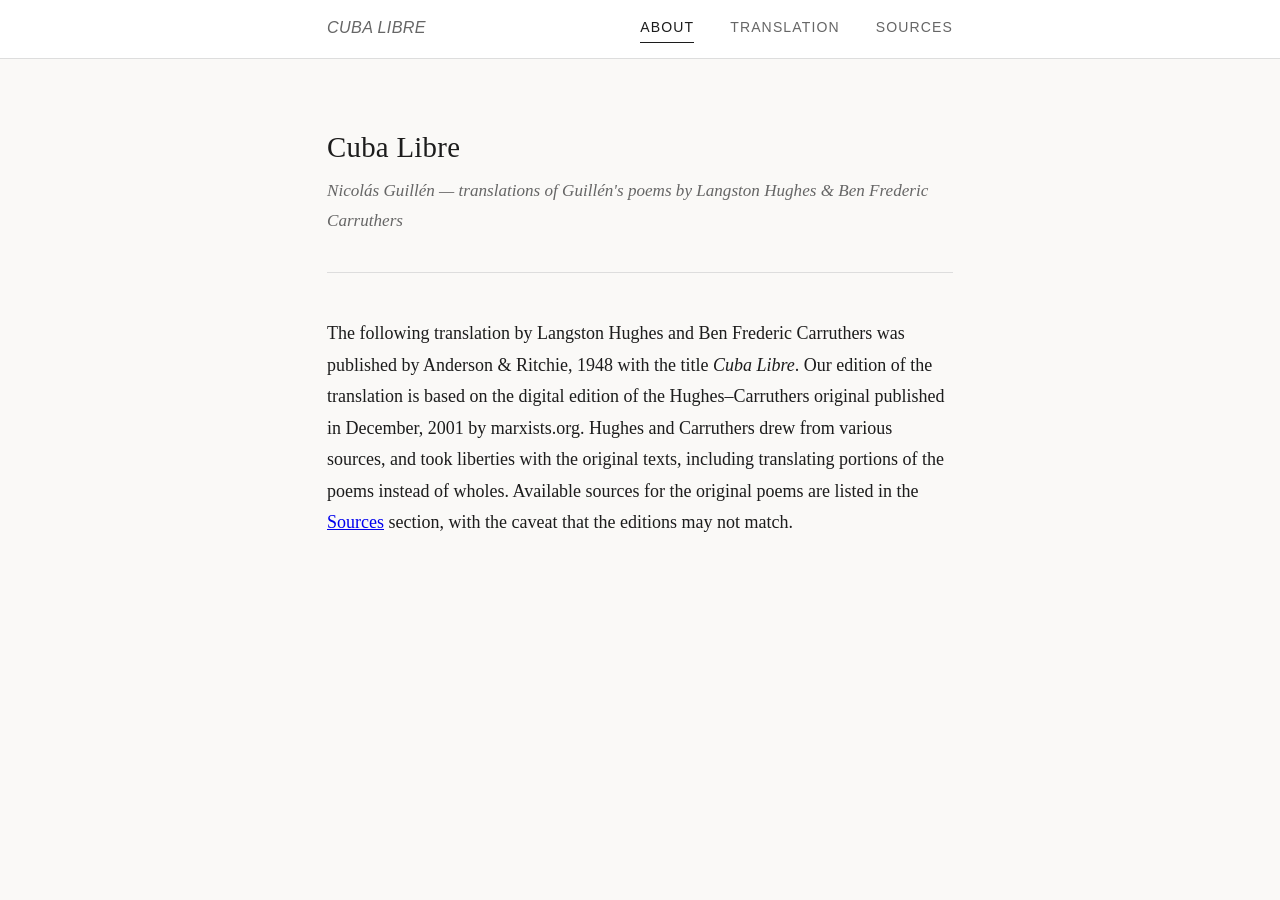
<file: index.html>
<!doctype html>
<html lang="en">
  <head>
    <meta charset="UTF-8" />
    <meta name="viewport" content="width=device-width, initial-scale=1.0" />
    <title>Cuba Libre — About</title>
    <link rel="stylesheet" href="style.css" />
  </head>
  <body>
    <nav>
      <div class="nav-inner">
        <a href="index.html" class="nav-title">Cuba Libre</a>
        <a href="index.html" class="active">About</a>
        <a href="edition.html">Translation</a>
        <a href="original.html">Sources</a>
      </div>
    </nav>

    <main>
      <header class="page-header">
        <h1>Cuba Libre</h1>
        <p class="subtitle">Nicolás Guillén &mdash; translations of Guillén's poems by Langston Hughes &amp; Ben Frederic Carruthers</p>
      </header>

      <div class="intro-body">
        <p>The following translation by Langston Hughes and Ben Frederic Carruthers was published by Anderson &amp; Ritchie, 1948 with the title <em>Cuba Libre</em>. Our edition of the translation is based on the digital edition of the Hughes&#x2013;Carruthers original published in December, 2001 by marxists.org. Hughes and Carruthers drew from various sources, and took liberties with the original texts, including translating portions of the poems instead of wholes. Available sources for the original poems are listed in the <a href="original.html">Sources</a> section, with the caveat that the editions may not match.</p>
      </div>
    </main>
  </body>
</html>
</file>
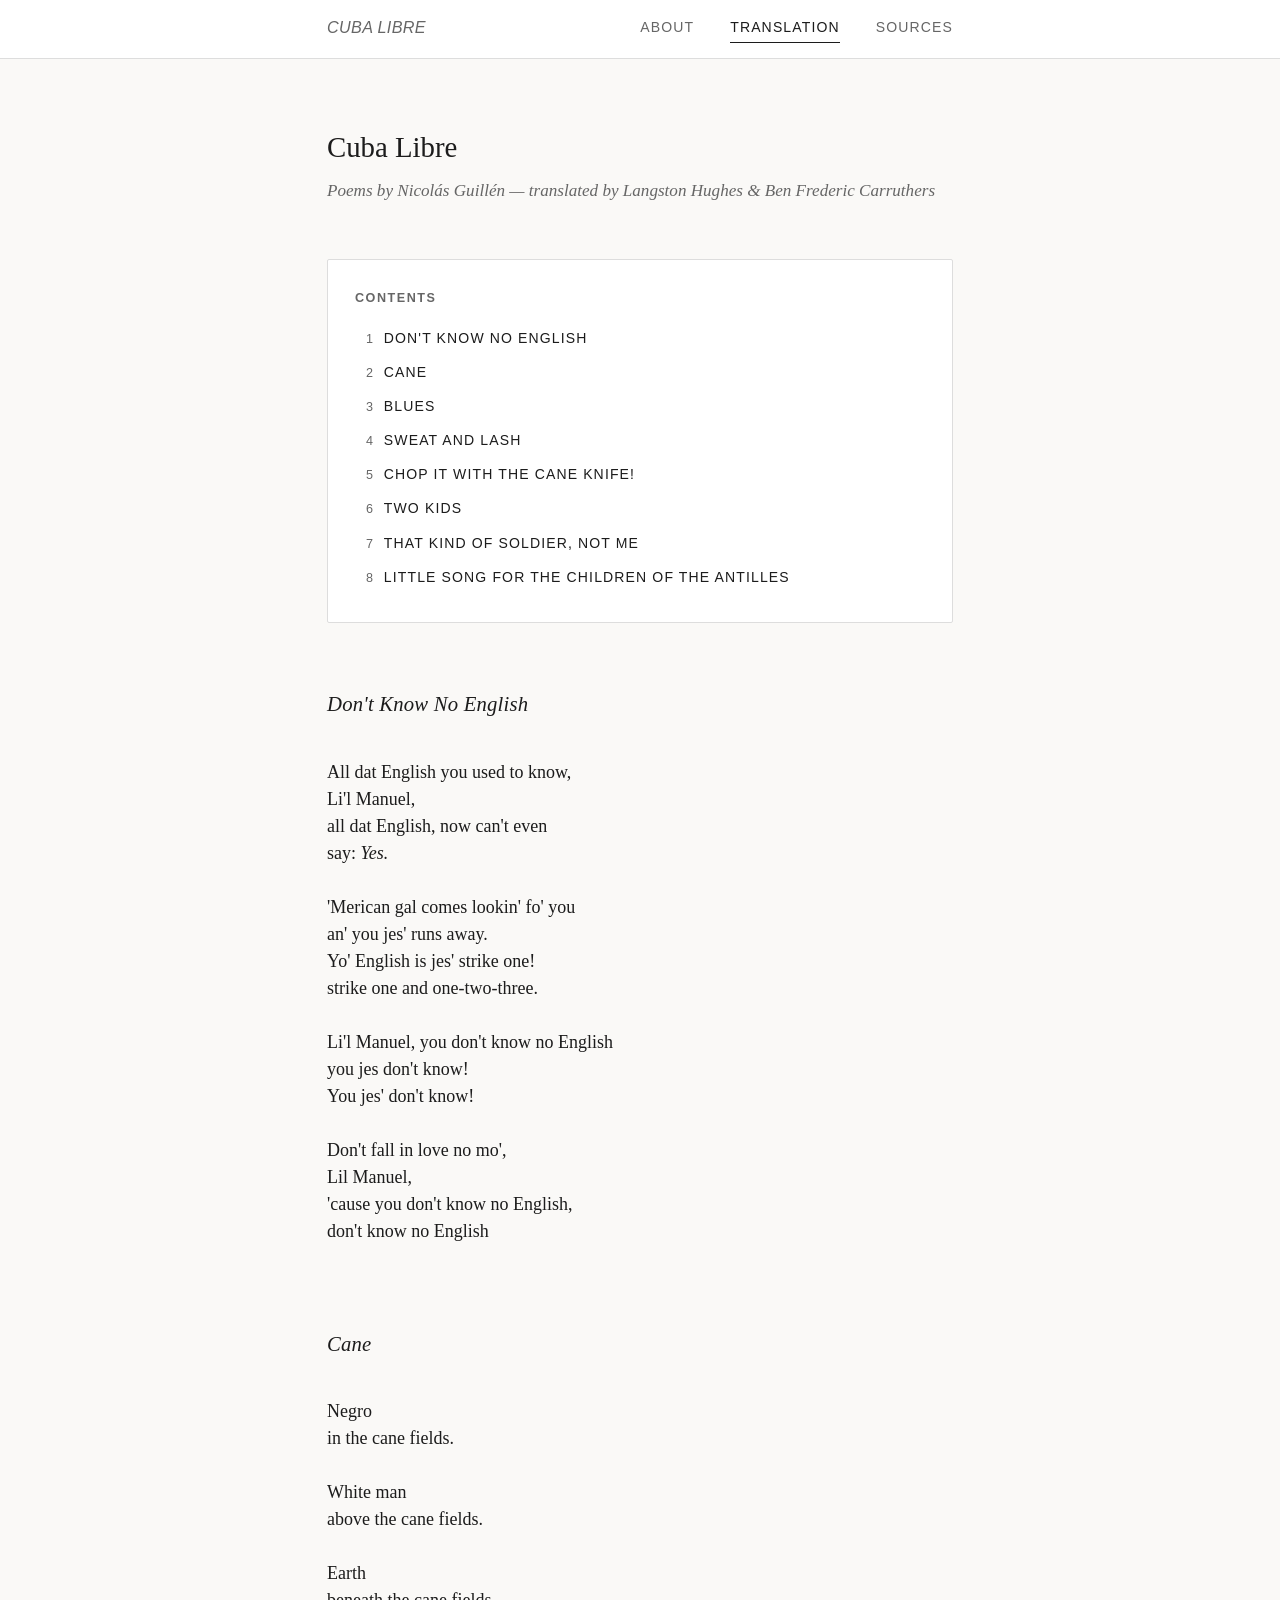
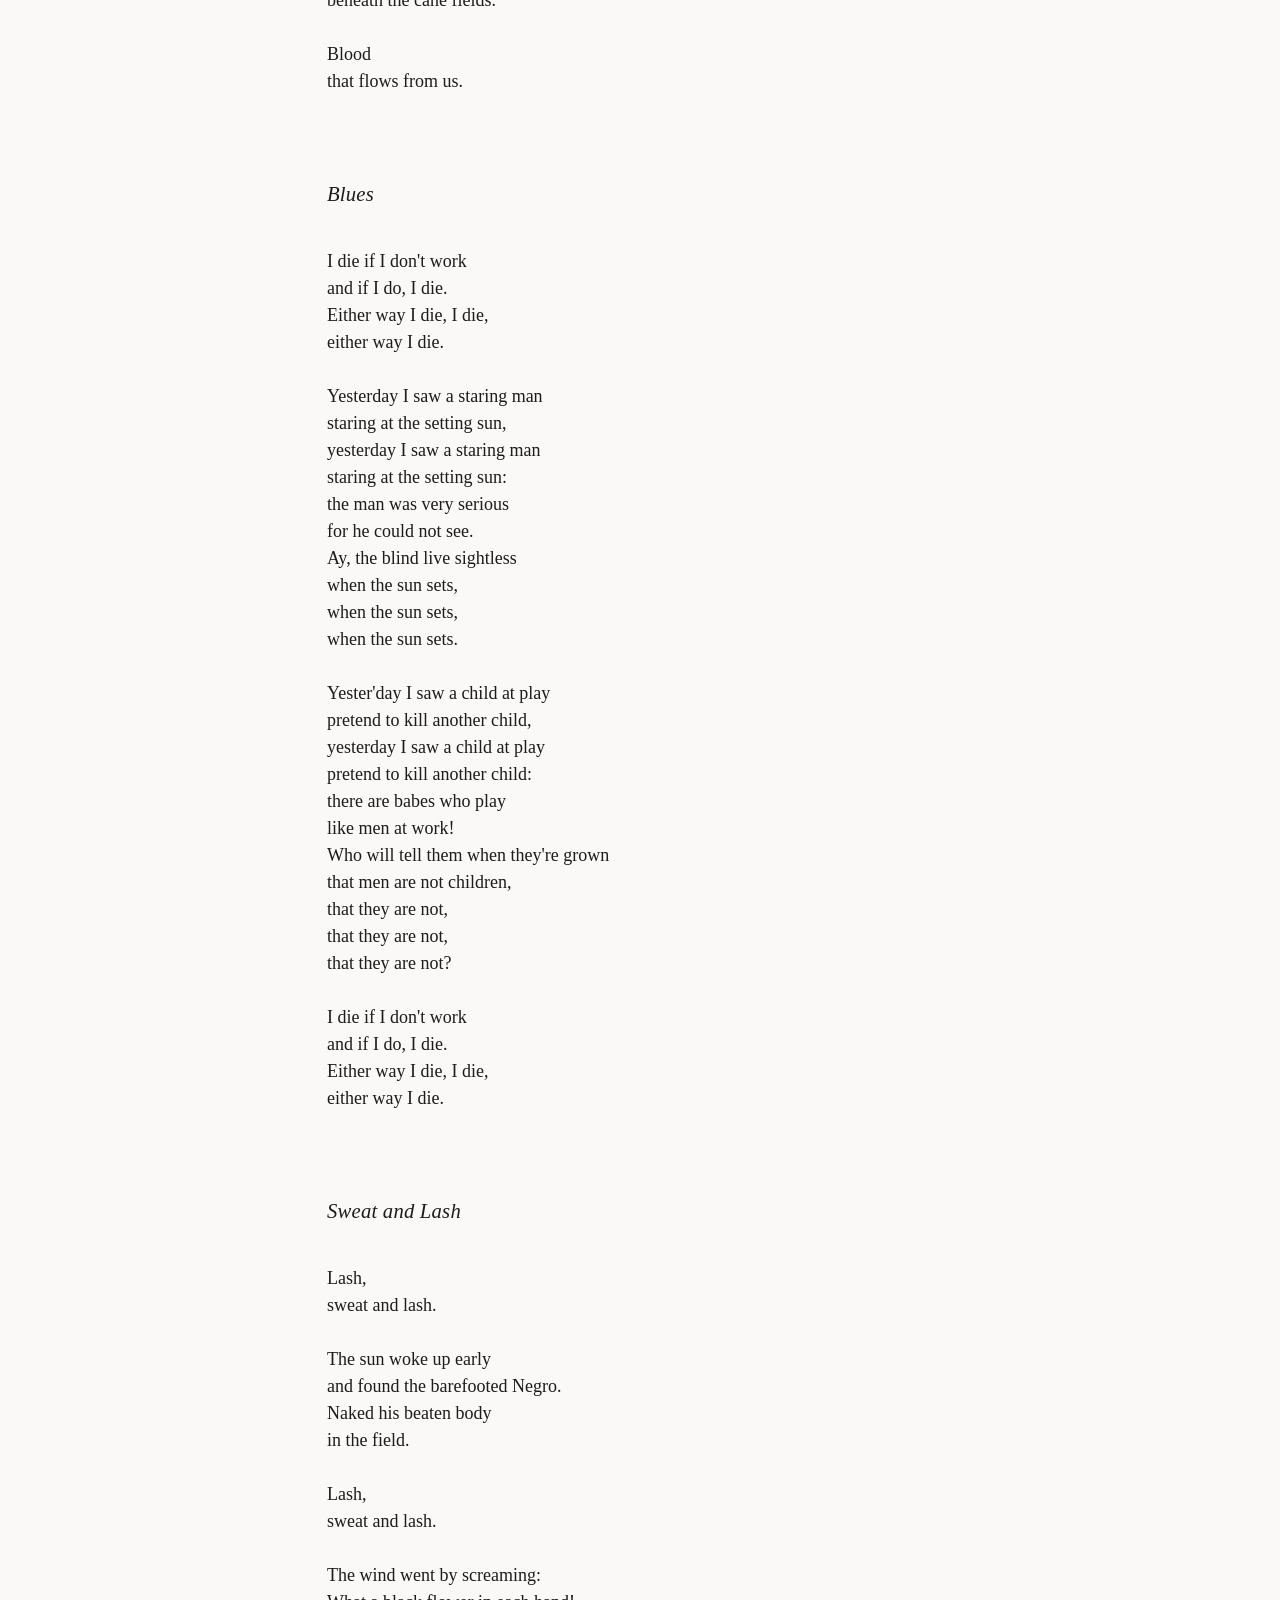
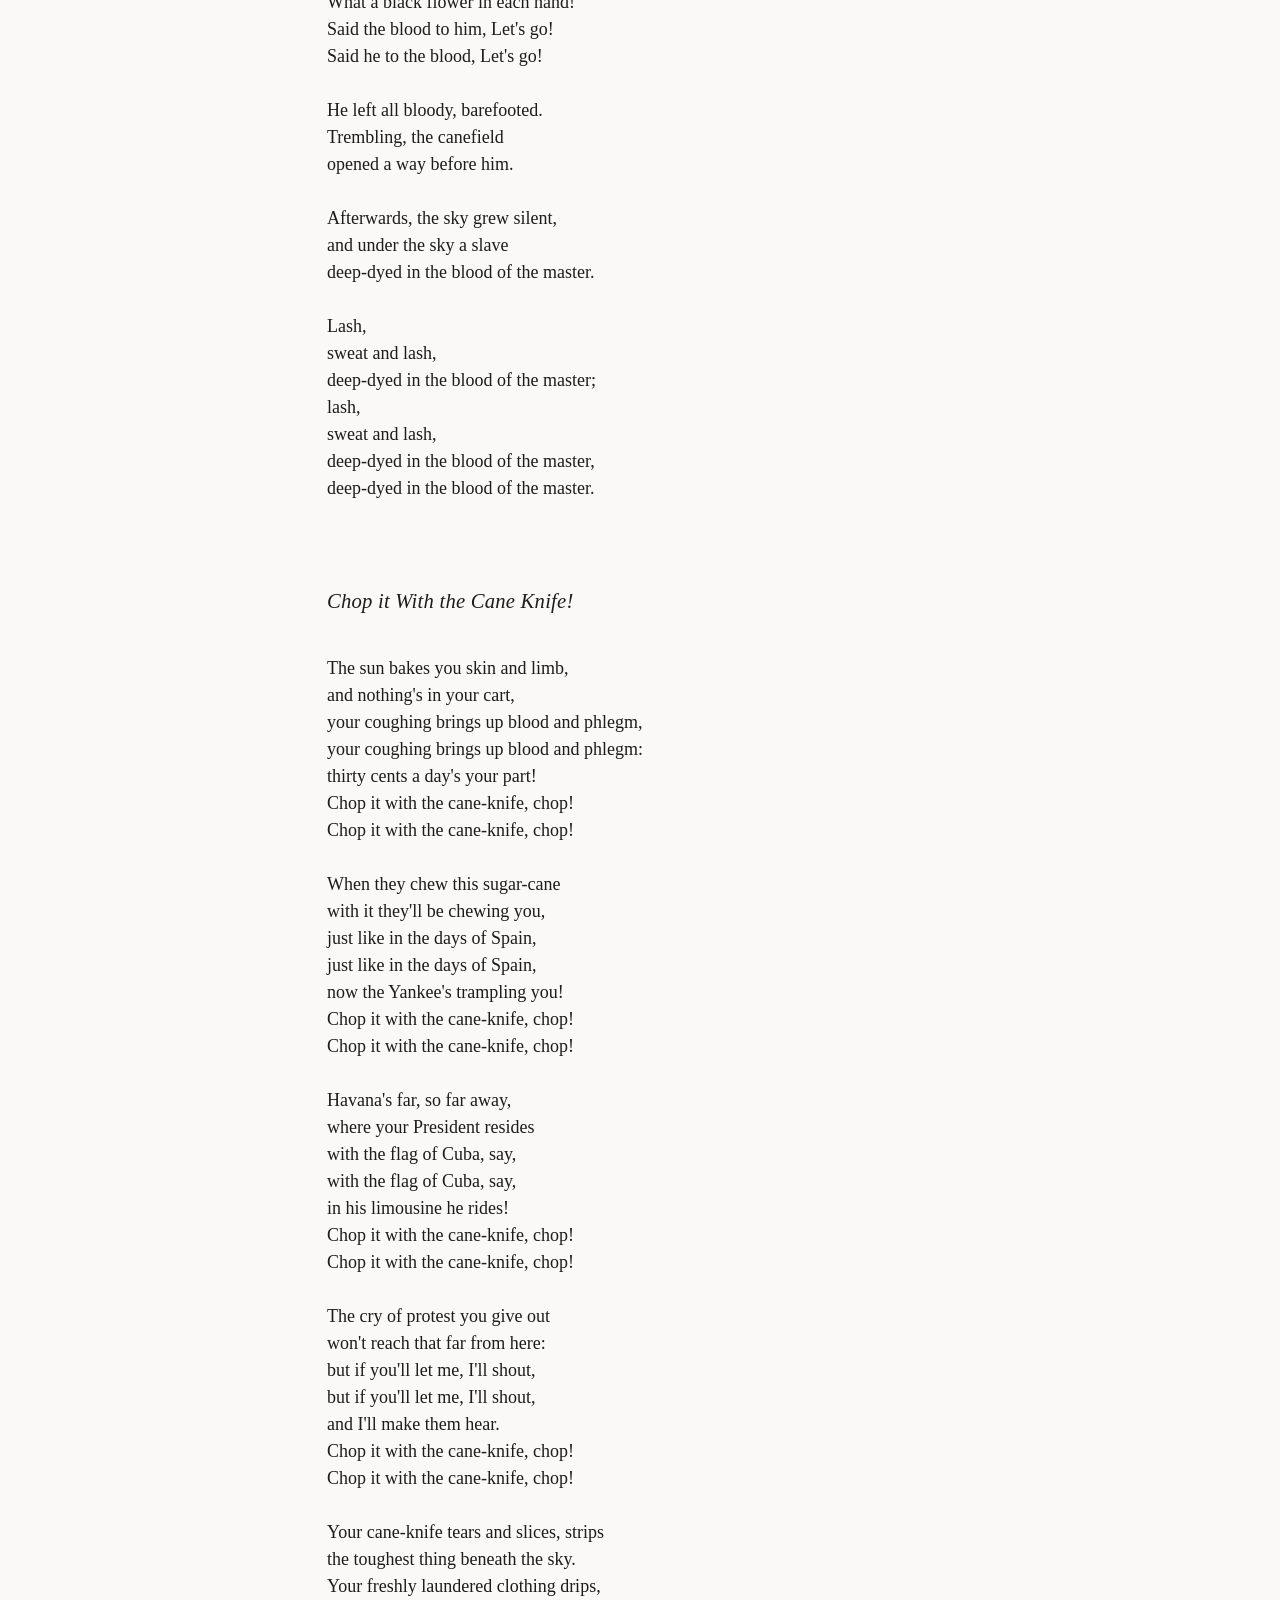
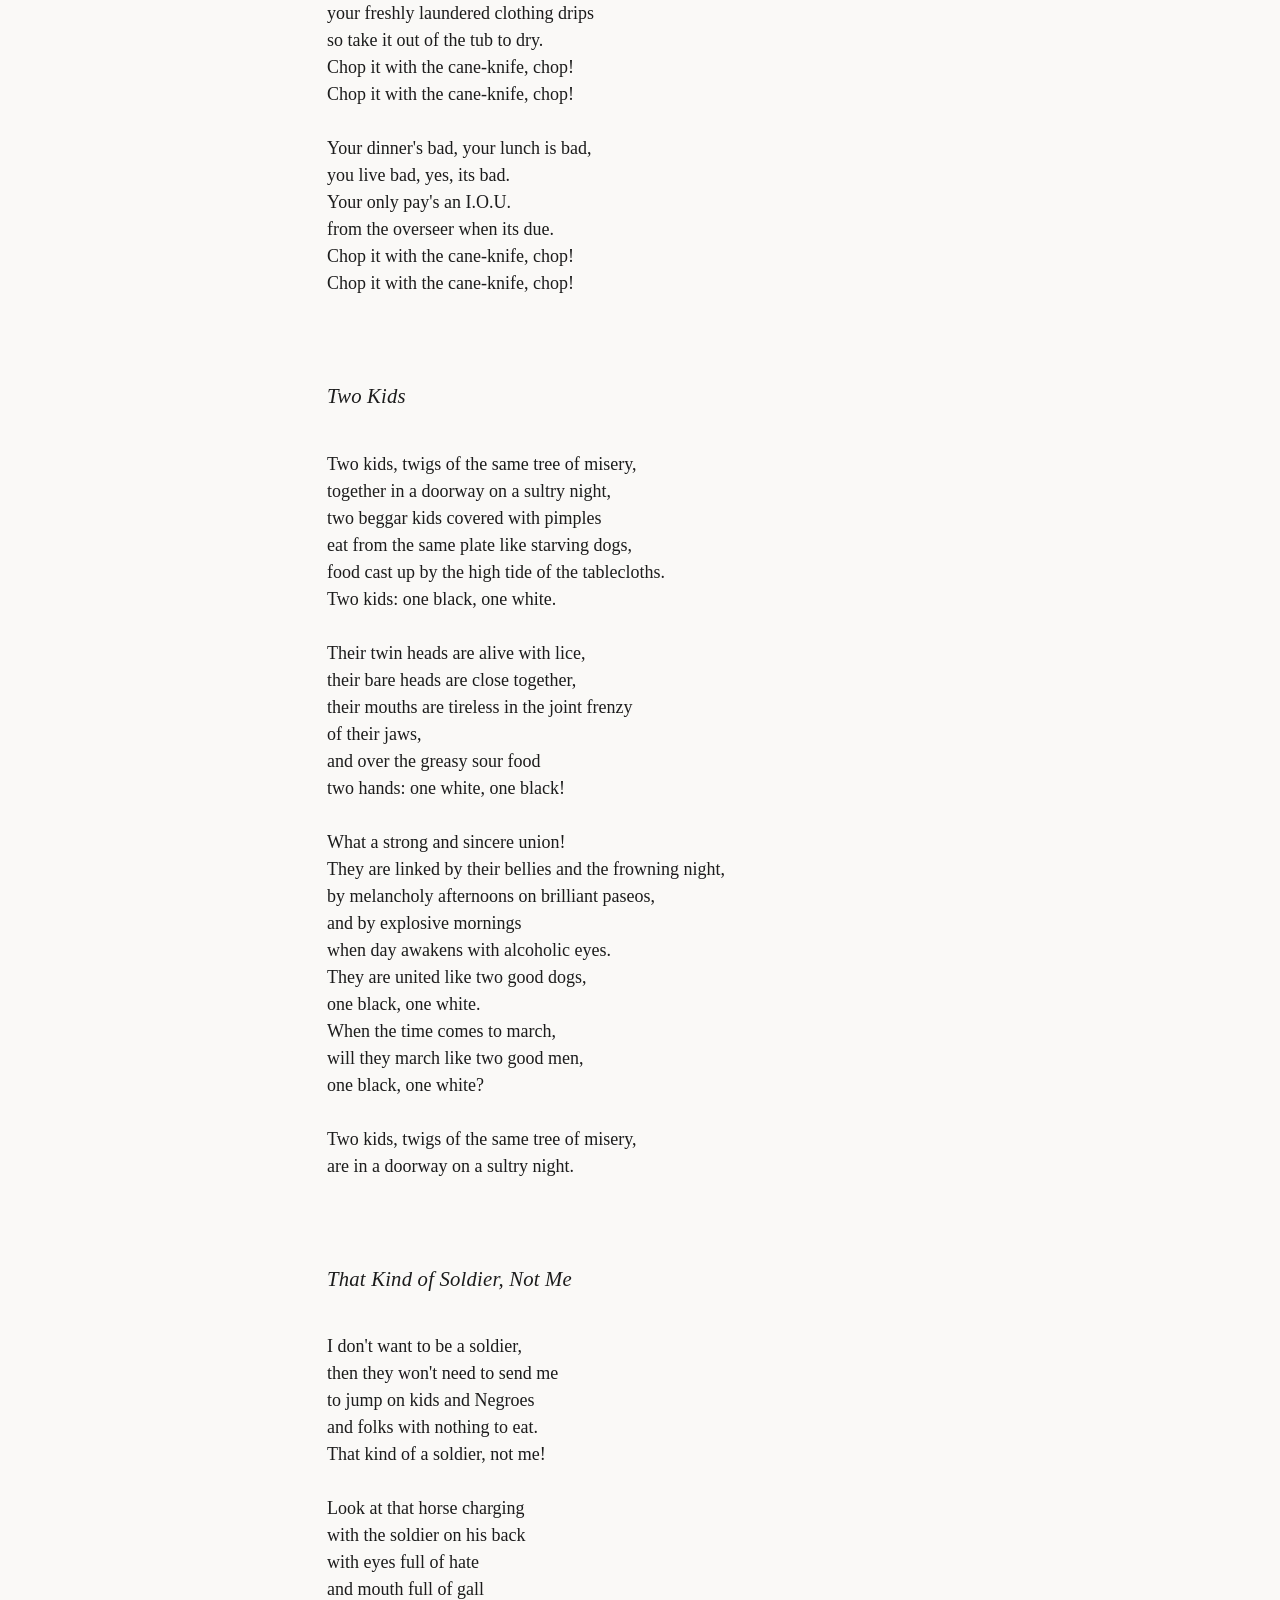
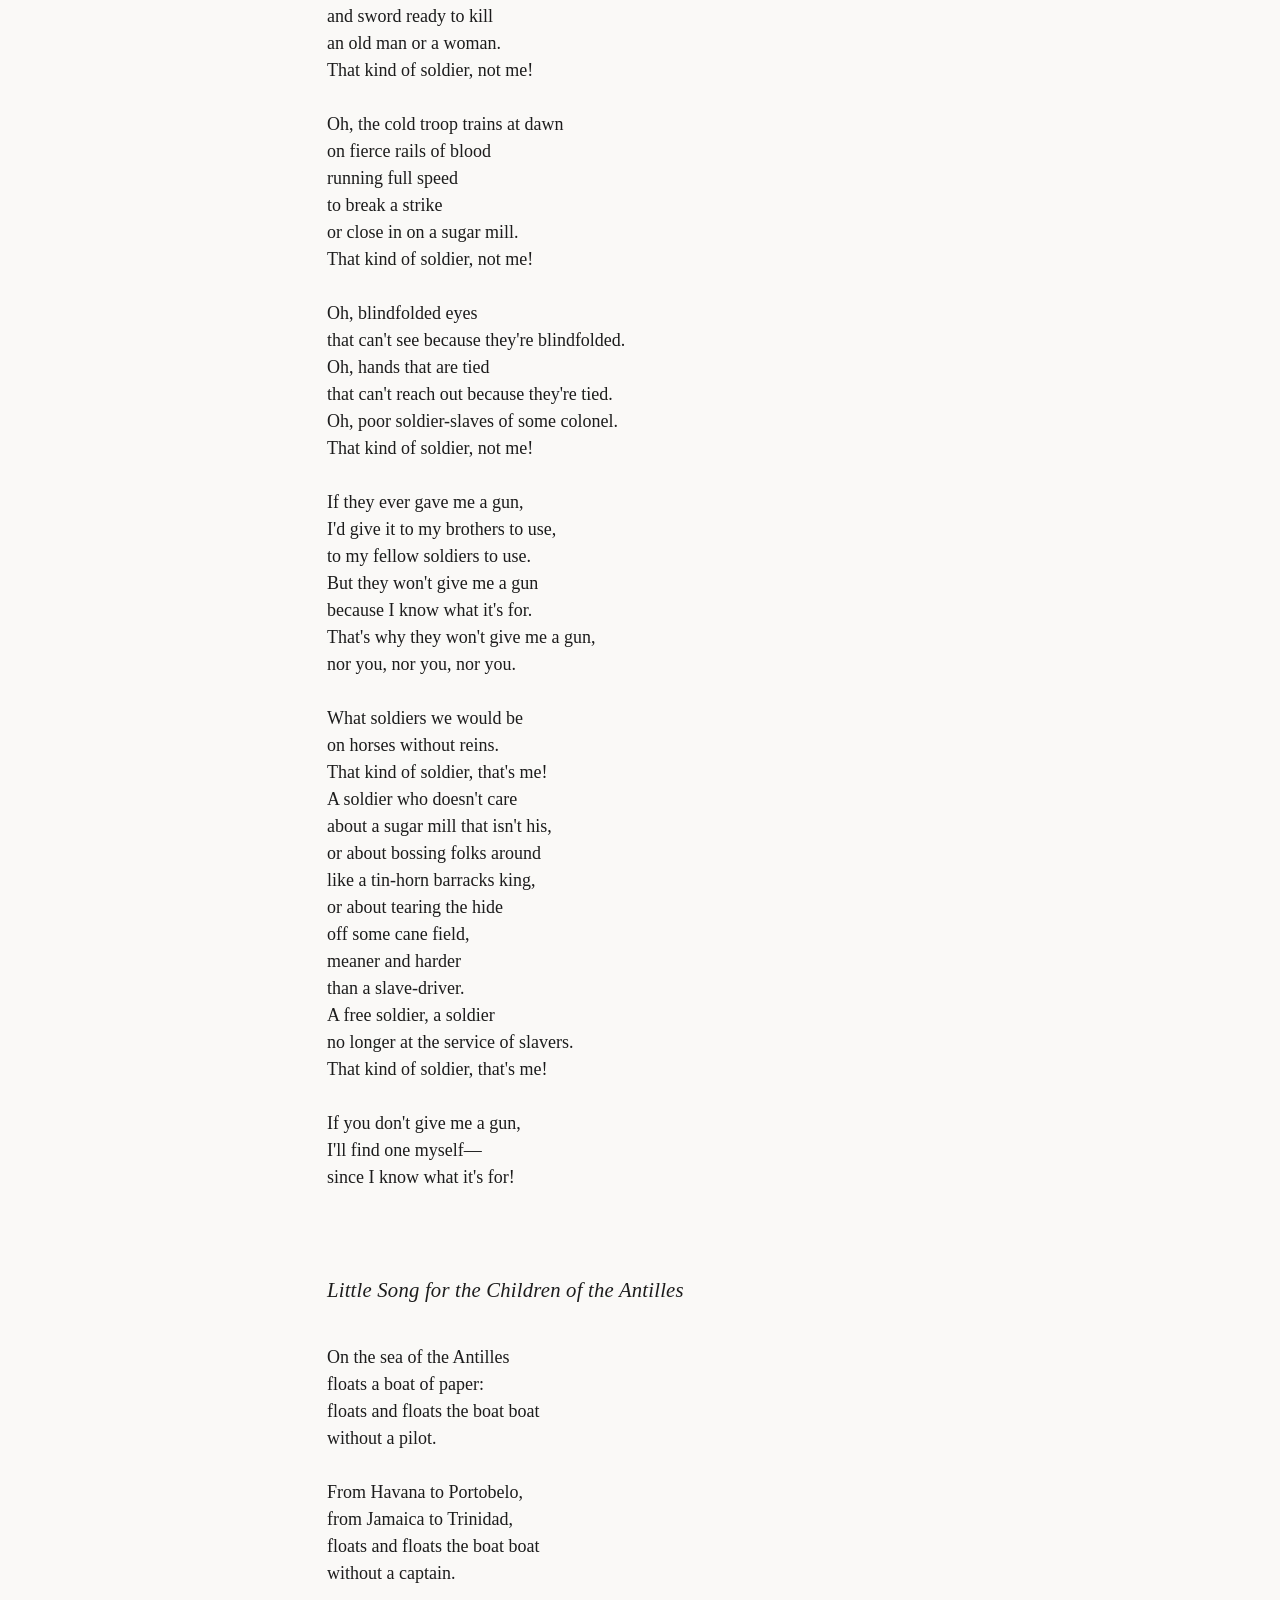
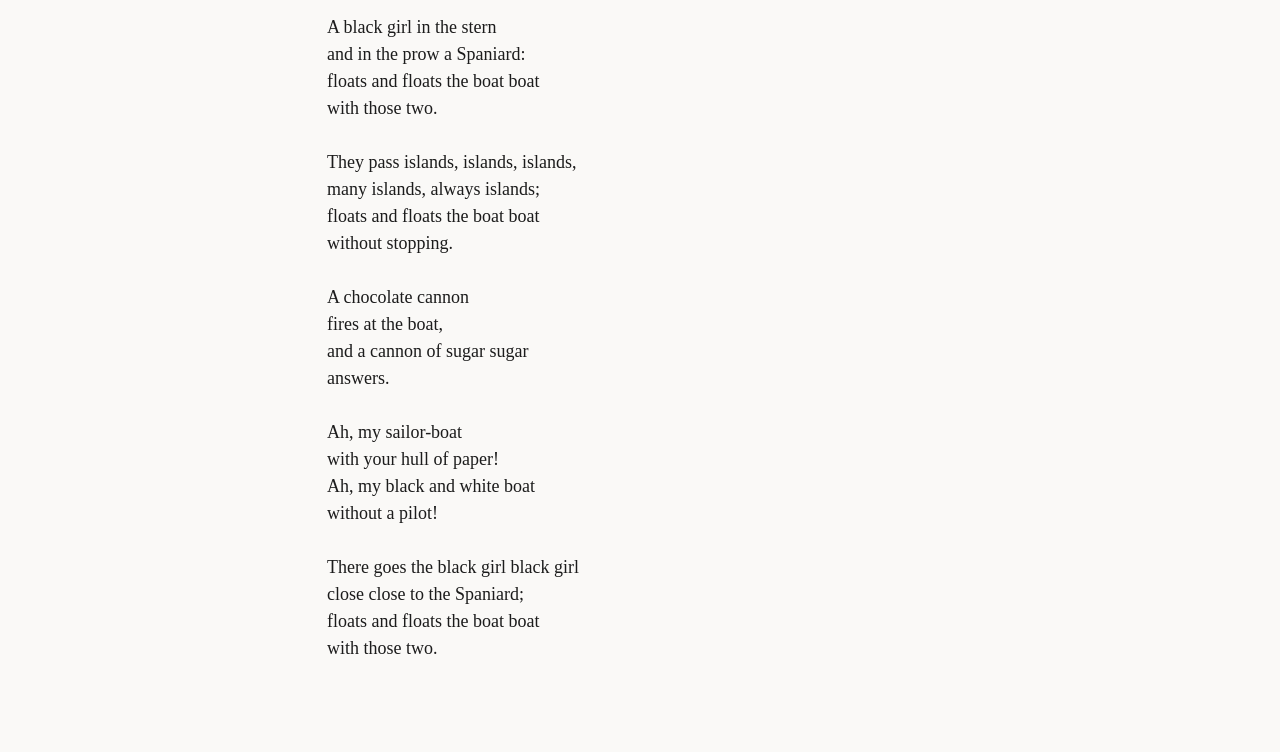
<file: edition.html>
<!doctype html>
<html lang="en">
  <head>
    <meta charset="UTF-8" />
    <meta name="viewport" content="width=device-width, initial-scale=1.0" />
    <title>Cuba Libre — Edition</title>
    <link rel="stylesheet" href="style.css" />
  </head>
  <body>
    <nav>
      <div class="nav-inner">
        <a href="index.html" class="nav-title">Cuba Libre</a>
        <a href="index.html">About</a>
        <a href="edition.html" class="active">Translation</a>
        <a href="original.html">Sources</a>
      </div>
    </nav>

    <main>
      <header class="edition-header">
        <h1>Cuba Libre</h1>
        <p class="byline">Poems by Nicolás Guillén &mdash; translated by Langston Hughes &amp; Ben Frederic Carruthers</p>
      </header>

      <nav class="toc" aria-label="Table of contents">
        <h2>Contents</h2>
        <ol>
          <li><a href="#dont-know-no-english">Don't Know No English</a></li>
          <!-- <li><a href="#wash-woman">Wash Woman</a></li> -->
          <li><a href="#cane">Cane</a></li>
          <li><a href="#blues">Blues</a></li>
          <li><a href="#sweat-and-lash">Sweat and Lash</a></li>
          <li><a href="#chop-it">Chop it With the Cane Knife!</a></li>
          <li><a href="#two-kids">Two Kids</a></li>
          <li><a href="#that-kind-of-soldier">That Kind of Soldier, Not Me</a></li>
          <li><a href="#little-song">Little Song for the Children of the Antilles</a></li>
        </ol>
      </nav>

      <!-- 1 -->
      <section class="poem" id="dont-know-no-english">
        <h2><a href="#dont-know-no-english">Don't Know No English</a></h2>

        <div class="stanza">
          All dat English you used to know,<br />
          Li'l Manuel,<br />
          all dat English, now can't even<br />
          say: <em>Yes.</em>
        </div>

        <div class="stanza">
          'Merican gal comes lookin' fo' you<br />
          an' you jes' runs away.<br />
          Yo' English is jes' strike one!<br />
          strike one and one-two-three.
        </div>

        <div class="stanza">
          Li'l Manuel, you don't know no English<br />
          you jes don't know!<br />
          You jes' don't know!
        </div>

        <div class="stanza">
          Don't fall in love no mo',<br />
          Lil Manuel,<br />
          'cause you don't know no English,<br />
          don't know no English
        </div>
      </section>

      <!-- 2 -->
      <!-- <section class="poem" id="wash-woman">
        <h2><a href="#wash-woman">Wash Woman</a></h2>

        <div class="stanza">
          Under the explosive sun<br />
          of the bright noon-day<br />
          washing,<br />
          a black woman<br />
          bites her song of mamey.
        </div>

        <div class="stanza">
          Odor and sweat of the arm pits:<br />
          and on the line of her singing,<br />
          strung along,<br />
          white clothes<br />
          hang with her song.
        </div>
      </section> -->

      <!-- 3 -->
      <section class="poem" id="cane">
        <h2><a href="#cane">Cane</a></h2>

        <div class="stanza">
          Negro<br />
          in the cane fields.
        </div>

        <div class="stanza">
          White man<br />
          above the cane fields.
        </div>

        <div class="stanza">
          Earth<br />
          beneath the cane fields.
        </div>

        <div class="stanza">
          Blood<br />
          that flows from us.
        </div>
      </section>

      <!-- 4 -->
      <section class="poem" id="blues">
        <h2><a href="#blues">Blues</a></h2>

        <div class="stanza">
          I die if I don't work<br />
          and if I do, I die.<br />
          Either way I die, I die,<br />
          either way I die.
        </div>

        <div class="stanza">
          Yesterday I saw a staring man<br />
          staring at the setting sun,<br />
          yesterday I saw a staring man<br />
          staring at the setting sun:<br />
          the man was very serious<br />
          for he could not see.<br />
          Ay, the blind live sightless<br />
          when the sun sets,<br />
          when the sun sets,<br />
          when the sun sets.
        </div>

        <div class="stanza">
          Yester'day I saw a child at play<br />
          pretend to kill another child,<br />
          yesterday I saw a child at play<br />
          pretend to kill another child:<br />
          there are babes who play<br />
          like men at work!<br />
          Who will tell them when they're grown<br />
          that men are not children,<br />
          that they are not,<br />
          that they are not,<br />
          that they are not?
        </div>

        <div class="stanza">
          I die if I don't work<br />
          and if I do, I die.<br />
          Either way I die, I die,<br />
          either way I die.
        </div>
      </section>

      <!-- 5 -->
      <section class="poem" id="sweat-and-lash">
        <h2><a href="#sweat-and-lash">Sweat and Lash</a></h2>

        <div class="stanza">
          Lash,<br />
          sweat and lash.
        </div>

        <div class="stanza">
          The sun woke up early<br />
          and found the barefooted Negro.<br />
          Naked his beaten body<br />
          in the field.
        </div>

        <div class="stanza">
          Lash,<br />
          sweat and lash.
        </div>

        <div class="stanza">
          The wind went by screaming:<br />
          What a black flower in each hand!<br />
          Said the blood to him, Let's go!<br />
          Said he to the blood, Let's go!
        </div>

        <div class="stanza">
          He left all bloody, barefooted.<br />
          Trembling, the canefield<br />
          opened a way before him.
        </div>

        <div class="stanza">
          Afterwards, the sky grew silent,<br />
          and under the sky a slave<br />
          deep-dyed in the blood of the master.
        </div>

        <div class="stanza">
          Lash,<br />
          sweat and lash,<br />
          deep-dyed in the blood of the master;<br />
          lash,<br />
          sweat and lash,<br />
          deep-dyed in the blood of the master,<br />
          deep-dyed in the blood of the master.
        </div>
      </section>

      <!-- 6 -->
      <section class="poem" id="chop-it">
        <h2><a href="#chop-it">Chop it With the Cane Knife!</a></h2>

        <div class="stanza">
          The sun bakes you skin and limb,<br />
          and nothing's in your cart,<br />
          your coughing brings up blood and phlegm,<br />
          your coughing brings up blood and phlegm:<br />
          thirty cents a day's your part!<br />
          Chop it with the cane-knife, chop!<br />
          Chop it with the cane-knife, chop!
        </div>

        <div class="stanza">
          When they chew this sugar-cane<br />
          with it they'll be chewing you,<br />
          just like in the days of Spain,<br />
          just like in the days of Spain,<br />
          now the Yankee's trampling you!<br />
          Chop it with the cane-knife, chop!<br />
          Chop it with the cane-knife, chop!
        </div>

        <div class="stanza">
          Havana's far, so far away,<br />
          where your President resides<br />
          with the flag of Cuba, say,<br />
          with the flag of Cuba, say,<br />
          in his limousine he rides!<br />
          Chop it with the cane-knife, chop!<br />
          Chop it with the cane-knife, chop!
        </div>

        <div class="stanza">
          The cry of protest you give out<br />
          won't reach that far from here:<br />
          but if you'll let me, I'll shout,<br />
          but if you'll let me, I'll shout,<br />
          and I'll make them hear.<br />
          Chop it with the cane-knife, chop!<br />
          Chop it with the cane-knife, chop!
        </div>

        <div class="stanza">
          Your cane-knife tears and slices, strips<br />
          the toughest thing beneath the sky.<br />
          Your freshly laundered clothing drips,<br />
          your freshly laundered clothing drips<br />
          so take it out of the tub to dry.<br />
          Chop it with the cane-knife, chop!<br />
          Chop it with the cane-knife, chop!
        </div>

        <div class="stanza">
          Your dinner's bad, your lunch is bad,<br />
          you live bad, yes, its bad.<br />
          Your only pay's an I.O.U.<br />
          from the overseer when its due.<br />
          Chop it with the cane-knife, chop!<br />
          Chop it with the cane-knife, chop!
        </div>
      </section>

      <!-- 7 -->
      <section class="poem" id="two-kids">
        <h2><a href="#two-kids">Two Kids</a></h2>

        <div class="stanza">
          Two kids, twigs of the same tree of misery,<br />
          together in a doorway on a sultry night,<br />
          two beggar kids covered with pimples<br />
          eat from the same plate like starving dogs,<br />
          food cast up by the high tide of the tablecloths.<br />
          Two kids: one black, one white.
        </div>

        <div class="stanza">
          Their twin heads are alive with lice,<br />
          their bare heads are close together,<br />
          their mouths are tireless in the joint frenzy<br />
          of their jaws,<br />
          and over the greasy sour food<br />
          two hands: one white, one black!
        </div>

        <div class="stanza">
          What a strong and sincere union!<br />
          They are linked by their bellies and the frowning night,<br />
          by melancholy afternoons on brilliant paseos,<br />
          and by explosive mornings<br />
          when day awakens with alcoholic eyes.<br />
          They are united like two good dogs,<br />
          one black, one white.<br />
          When the time comes to march,<br />
          will they march like two good men,<br />
          one black, one white?
        </div>

        <div class="stanza">
          Two kids, twigs of the same tree of misery,<br />
          are in a doorway on a sultry night.
        </div>
      </section>

      <!-- 8 -->
      <section class="poem" id="that-kind-of-soldier">
        <h2><a href="#that-kind-of-soldier">That Kind of Soldier, Not Me</a></h2>

        <div class="stanza">
          I don't want to be a soldier,<br />
          then they won't need to send me<br />
          to jump on kids and Negroes<br />
          and folks with nothing to eat.<br />
          That kind of a soldier, not me!
        </div>

        <div class="stanza">
          Look at that horse charging<br />
          with the soldier on his back<br />
          with eyes full of hate<br />
          and mouth full of gall<br />
          and sword ready to kill<br />
          an old man or a woman.<br />
          That kind of soldier, not me!
        </div>

        <div class="stanza">
          Oh, the cold troop trains at dawn<br />
          on fierce rails of blood<br />
          running full speed<br />
          to break a strike<br />
          or close in on a sugar mill.<br />
          That kind of soldier, not me!
        </div>

        <div class="stanza">
          Oh, blindfolded eyes<br />
          that can't see because they're blindfolded.<br />
          Oh, hands that are tied<br />
          that can't reach out because they're tied.<br />
          Oh, poor soldier-slaves of some colonel.<br />
          That kind of soldier, not me!
        </div>

        <div class="stanza">
          If they ever gave me a gun,<br />
          I'd give it to my brothers to use,<br />
          to my fellow soldiers to use.<br />
          But they won't give me a gun<br />
          because I know what it's for.<br />
          That's why they won't give me a gun,<br />
          nor you, nor you, nor you.
        </div>

        <div class="stanza">
          What soldiers we would be<br />
          on horses without reins.<br />
          That kind of soldier, that's me!<br />
          A soldier who doesn't care<br />
          about a sugar mill that isn't his,<br />
          or about bossing folks around<br />
          like a tin-horn barracks king,<br />
          or about tearing the hide<br />
          off some cane field,<br />
          meaner and harder<br />
          than a slave-driver.<br />
          A free soldier, a soldier<br />
          no longer at the service of slavers.<br />
          That kind of soldier, that's me!
        </div>

        <div class="stanza">
          If you don't give me a gun,<br />
          I'll find one myself&#x2014;<br />
          since I know what it's for!
        </div>
      </section>

      <!-- 9 -->
      <section class="poem" id="little-song">
        <h2><a href="#little-song">Little Song for the Children of the Antilles</a></h2>

        <div class="stanza">
          On the sea of the Antilles<br />
          floats a boat of paper:<br />
          floats and floats the boat boat<br />
          without a pilot.
        </div>

        <div class="stanza">
          From Havana to Portobelo,<br />
          from Jamaica to Trinidad,<br />
          floats and floats the boat boat<br />
          without a captain.
        </div>

        <div class="stanza">
          A black girl in the stern<br />
          and in the prow a Spaniard:<br />
          floats and floats the boat boat<br />
          with those two.
        </div>

        <div class="stanza">
          They pass islands, islands, islands,<br />
          many islands, always islands;<br />
          floats and floats the boat boat<br />
          without stopping.
        </div>

        <div class="stanza">
          A chocolate cannon<br />
          fires at the boat,<br />
          and a cannon of sugar sugar<br />
          answers.
        </div>

        <div class="stanza">
          Ah, my sailor-boat<br />
          with your hull of paper!<br />
          Ah, my black and white boat<br />
          without a pilot!
        </div>

        <div class="stanza">
          There goes the black girl black girl<br />
          close close to the Spaniard;<br />
          floats and floats the boat boat<br />
          with those two.
        </div>
      </section>
    </main>
  </body>
</html>
</file>
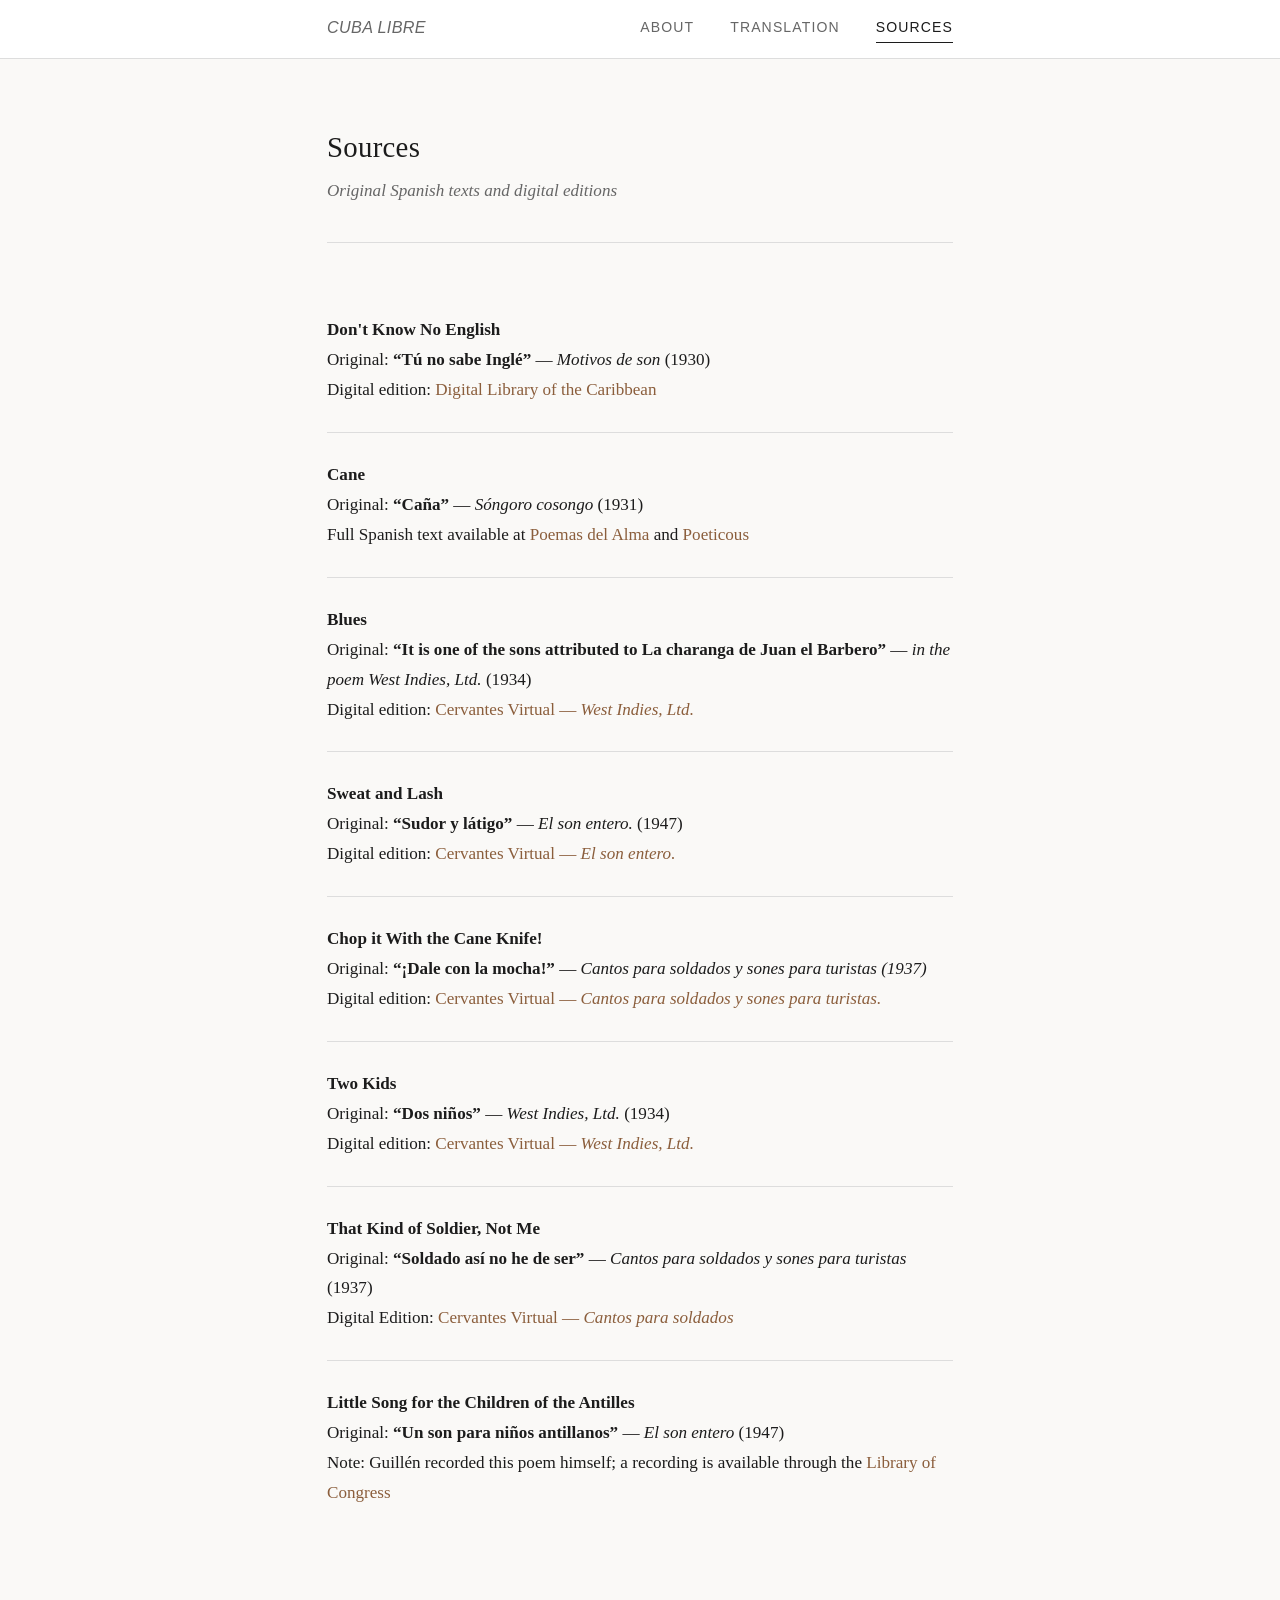
<file: original.html>
<!doctype html>
<html lang="en">
  <head>
    <meta charset="UTF-8" />
    <meta name="viewport" content="width=device-width, initial-scale=1.0" />
    <title>Cuba Libre — Sources</title>
    <link rel="stylesheet" href="style.css" />
  </head>
  <body>
    <nav>
      <div class="nav-inner">
        <a href="index.html" class="nav-title">Cuba Libre</a>
        <a href="index.html">About</a>
        <a href="edition.html">Translation</a>
        <a href="original.html" class="active">Sources</a>
      </div>
    </nav>

    <main>
      <header class="page-header">
        <h1>Sources</h1>
        <p class="subtitle">Original Spanish texts and digital editions</p>
      </header>

      <div class="intro-body">
        <ul class="sources-list">
          <li>
            <strong>Don't Know No English</strong><br />
            Original: <strong>&ldquo;Tú no sabe Inglé&rdquo;</strong> &mdash; <em>Motivos de son</em> (1930)<br />
            Digital edition: <a href="https://elotroalex.github.io/motivos-de-son/diario-de-la-marina-motivos-de-son.pdf">Digital Library of the Caribbean </a>
          </li>

          <!-- <li>
            <strong>Wash Woman</strong><br />
            Original: <strong>&ldquo;Lavandera&rdquo;</strong> &mdash; <em>Sóngoro cosongo: poemas mulatos</em> (1931)<br />
            Digital edition: <a href="https://www.cervantesvirtual.com/obra-visor/songoro-cosongo-1931--0/html/ff47ec48-82b1-11df-acc7-002185ce6064_2.html">Cervantes Virtual &mdash; <em>Sóngoro cosongo</em></a>
          </li> -->

          <li>
            <strong>Cane</strong><br />
            Original: <strong>&ldquo;Caña&rdquo;</strong> &mdash; <em>Sóngoro cosongo</em> (1931)<br />
            Full Spanish text available at <a href="https://www.poemas-del-alma.com/nicolas-guillen-cana.htm">Poemas del Alma</a> and <a href="https://www.poeticous.com/guillen/cana?locale=es">Poeticous</a>
          </li>

          <li>
            <strong>Blues</strong><br />
            Original: <strong>&ldquo;It is one of the sons attributed to La charanga de Juan el Barbero&rdquo;</strong> &mdash; <em>in the poem West Indies, Ltd.</em> (1934)<br />

            Digital edition: <a href="https://www.cervantesvirtual.com/obra-visor/west-indies-ltd-1934--0/html/ff47fecc-82b1-11df-acc7-002185ce6064_2.html">Cervantes Virtual &mdash; <em>West Indies, Ltd.</em></a>
          </li>

          <li>
            <strong>Sweat and Lash</strong><br />
            Original: <strong>&ldquo;Sudor y látigo&rdquo;</strong> &mdash; <em>El son entero.</em> (1947)<br />
            Digital edition: <a href="https://www.cervantesvirtual.com/obra-visor/el-son-entero-1947--0/html/ff4817a4-82b1-11df-acc7-002185ce6064_2.html#I_3_/">Cervantes Virtual &mdash; <em>El son entero.</em></a>
          </li>

          <li>
            <strong>Chop it With the Cane Knife!</strong><br />
            Original: <strong>&ldquo;¡Dale con la mocha!&rdquo;</strong> &mdash; <em>Cantos para soldados y sones para turistas (1937)</em><br />
            Digital edition: <a href="https://www.cervantesvirtual.com/obra-visor/cantos-para-soldados-y-sones-para-turistas-1937--1/html/ff5802ea-82b1-11df-acc7-002185ce6064_78.html">Cervantes Virtual &mdash; <em>Cantos para soldados y sones para turistas.</em></a>
          </li>

          <li>
            <strong>Two Kids</strong><br />
            Original: <strong>&ldquo;Dos niños&rdquo;</strong> &mdash; <em>West Indies, Ltd.</em> (1934)<br />
            Digital edition: <a href="https://www.cervantesvirtual.com/portales/nicolas_guillen/">Cervantes Virtual &mdash; <em>West Indies, Ltd.</em></a>
          </li>

          <li>
            <strong>That Kind of Soldier, Not Me</strong><br />
            Original: <strong>&ldquo;Soldado así no he de ser&rdquo;</strong> &mdash; <em>Cantos para soldados y sones para turistas</em> (1937)<br />
            Digital Edition: <a href="https://www.cervantesvirtual.com/obra-visor/cantos-para-soldados-y-sones-para-turistas-1937--0/html/ff48082c-82b1-11df-acc7-002185ce6064_2.html#I_0_">Cervantes Virtual &mdash; <em>Cantos para soldados</em></a>
          </li>

          <li>
            <strong>Little Song for the Children of the Antilles</strong><br />
            Original: <strong>&ldquo;Un son para niños antillanos&rdquo;</strong> &mdash; <em>El son entero</em> (1947)<br />
            Note: Guillén recorded this poem himself; a recording is available through the <a href="https://www.loc.gov/item/93842839/">Library of Congress</a>
          </li>
        </ul>
      </div>
    </main>
  </body>
</html>
</file>
<file: style.css>
*, *::before, *::after {
  box-sizing: border-box;
  margin: 0;
  padding: 0;
}

:root {
  --bg: #faf9f7;
  --text: #1c1c1c;
  --text-muted: #666;
  --border: #ddd;
  --accent: #8b5e3c;
  --nav-bg: #fff;
  --max-width: 680px;
}

html {
  font-size: 18px;
  scroll-behavior: smooth;
}

body {
  background: var(--bg);
  color: var(--text);
  font-family: Georgia, 'Times New Roman', Times, serif;
  line-height: 1.75;
  min-height: 100vh;
}

/* ── Navigation ── */

body > nav {
  background: var(--nav-bg);
  border-bottom: 1px solid var(--border);
  position: sticky;
  top: 0;
  z-index: 100;
}

.nav-inner {
  max-width: var(--max-width);
  margin: 0 auto;
  padding: 0 1.5rem;
  display: flex;
  align-items: center;
  gap: 2rem;
  height: 3.2rem;
}

.nav-title {
  font-size: 0.9rem;
  font-style: italic;
  color: var(--text-muted);
  letter-spacing: 0.02em;
  white-space: nowrap;
  margin-right: auto;
  text-decoration: none;
}

.nav-title:hover {
  color: var(--text);
}

nav a {
  font-family: -apple-system, BlinkMacSystemFont, 'Segoe UI', Helvetica, Arial, sans-serif;
  font-size: 0.78rem;
  font-weight: 500;
  letter-spacing: 0.08em;
  text-transform: uppercase;
  color: var(--text-muted);
  text-decoration: none;
  white-space: nowrap;
  padding-bottom: 2px;
  border-bottom: 1px solid transparent;
  transition: color 0.15s, border-color 0.15s;
}

nav a:hover,
nav a.active {
  color: var(--text);
  border-bottom-color: var(--text);
}

/* ── Main content ── */

main {
  max-width: var(--max-width);
  margin: 0 auto;
  padding: 3.5rem 1.5rem 5rem;
}

/* ── Homepage ── */

.page-header {
  margin-bottom: 2.5rem;
  padding-bottom: 2rem;
  border-bottom: 1px solid var(--border);
}

.page-header h1 {
  font-size: 1.6rem;
  font-weight: normal;
  letter-spacing: 0.01em;
  margin-bottom: 0.25rem;
}

.page-header .subtitle {
  font-size: 0.95rem;
  color: var(--text-muted);
  font-style: italic;
}

.intro-body p {
  margin-bottom: 1.25rem;
}

.intro-body p:last-child {
  margin-bottom: 0;
}

.poem-list {
  list-style: none;
  padding: 0.75rem 0 0.75rem 1.25rem;
  border-left: 2px solid var(--border);
  margin: 1.25rem 0;
}

.poem-list li {
  font-style: italic;
  color: var(--text-muted);
  line-height: 1.9;
  font-size: 0.95rem;
}

/* ── Edition page ── */

.edition-header {
  margin-bottom: 3rem;
}

.edition-header h1 {
  font-size: 1.6rem;
  font-weight: normal;
  margin-bottom: 0.2rem;
}

.edition-header .byline {
  color: var(--text-muted);
  font-style: italic;
  font-size: 0.95rem;
}

.toc {
  margin-bottom: 3.5rem;
  padding: 1.5rem;
  background: #fff;
  border: 1px solid var(--border);
  border-radius: 2px;
}

.toc h2 {
  font-family: -apple-system, BlinkMacSystemFont, 'Segoe UI', Helvetica, Arial, sans-serif;
  font-size: 0.7rem;
  font-weight: 600;
  letter-spacing: 0.12em;
  text-transform: uppercase;
  color: var(--text-muted);
  margin-bottom: 0.75rem;
}

.toc ol {
  list-style: none;
  counter-reset: toc;
}

.toc ol li {
  counter-increment: toc;
  display: flex;
  align-items: baseline;
  gap: 0.6rem;
  padding: 0.18rem 0;
  font-size: 0.95rem;
}

.toc ol li::before {
  content: counter(toc);
  font-family: -apple-system, BlinkMacSystemFont, 'Segoe UI', Helvetica, Arial, sans-serif;
  font-size: 0.7rem;
  color: var(--text-muted);
  min-width: 1rem;
  text-align: right;
}

.toc a {
  color: var(--text);
  text-decoration: none;
  border-bottom: 1px solid transparent;
  transition: border-color 0.15s;
}

.toc a:hover {
  border-bottom-color: var(--text);
}

/* ── Poem ── */

.poem {
  margin-bottom: 4.5rem;
}

.poem:last-child {
  margin-bottom: 0;
}

.poem h2 {
  font-size: 1.15rem;
  font-weight: normal;
  font-style: italic;
  margin-bottom: 2rem;
  color: var(--text);
  letter-spacing: 0.01em;
}

.poem h2 a {
  color: inherit;
  text-decoration: none;
}

.stanza {
  margin-bottom: 1.5rem;
  line-height: 1.5;
}

.stanza:last-child {
  margin-bottom: 0;
}

/* ── Sources page ── */

.sources-list {
  list-style: none;
  padding: 0;
}

.sources-list li {
  padding: 1.5rem 0;
  border-bottom: 1px solid var(--border);
  font-size: 0.95rem;
  line-height: 1.75;
}

.sources-list li:last-child {
  border-bottom: none;
}

.sources-list a {
  color: var(--accent);
  text-decoration: none;
  border-bottom: 1px solid transparent;
  transition: border-color 0.15s;
}

.sources-list a:hover {
  border-bottom-color: var(--accent);
}

/* ── PDF page ── */

.pdf-page main {
  padding: 0;
  max-width: none;
}

.pdf-header {
  max-width: var(--max-width);
  margin: 0 auto;
  padding: 2rem 1.5rem 1.5rem;
}

.pdf-header h1 {
  font-size: 1.3rem;
  font-weight: normal;
  margin-bottom: 0.25rem;
}

.pdf-header p {
  font-size: 0.9rem;
  color: var(--text-muted);
  font-style: italic;
}

.pdf-viewer {
  width: calc(100% - 3rem);
  margin: 0 1.5rem 3rem;
  height: calc(100vh - 3.2rem - 120px);
  min-height: 600px;
  border: none;
  border-top: 1px solid var(--border);
  display: block;
}

/* ── Responsive ── */

@media (max-width: 600px) {
  html {
    font-size: 16px;
  }

  .nav-title {
    display: none;
  }

  .nav-inner {
    gap: 1.25rem;
  }

  main {
    padding: 2.5rem 1.25rem 4rem;
  }
}
</file>
